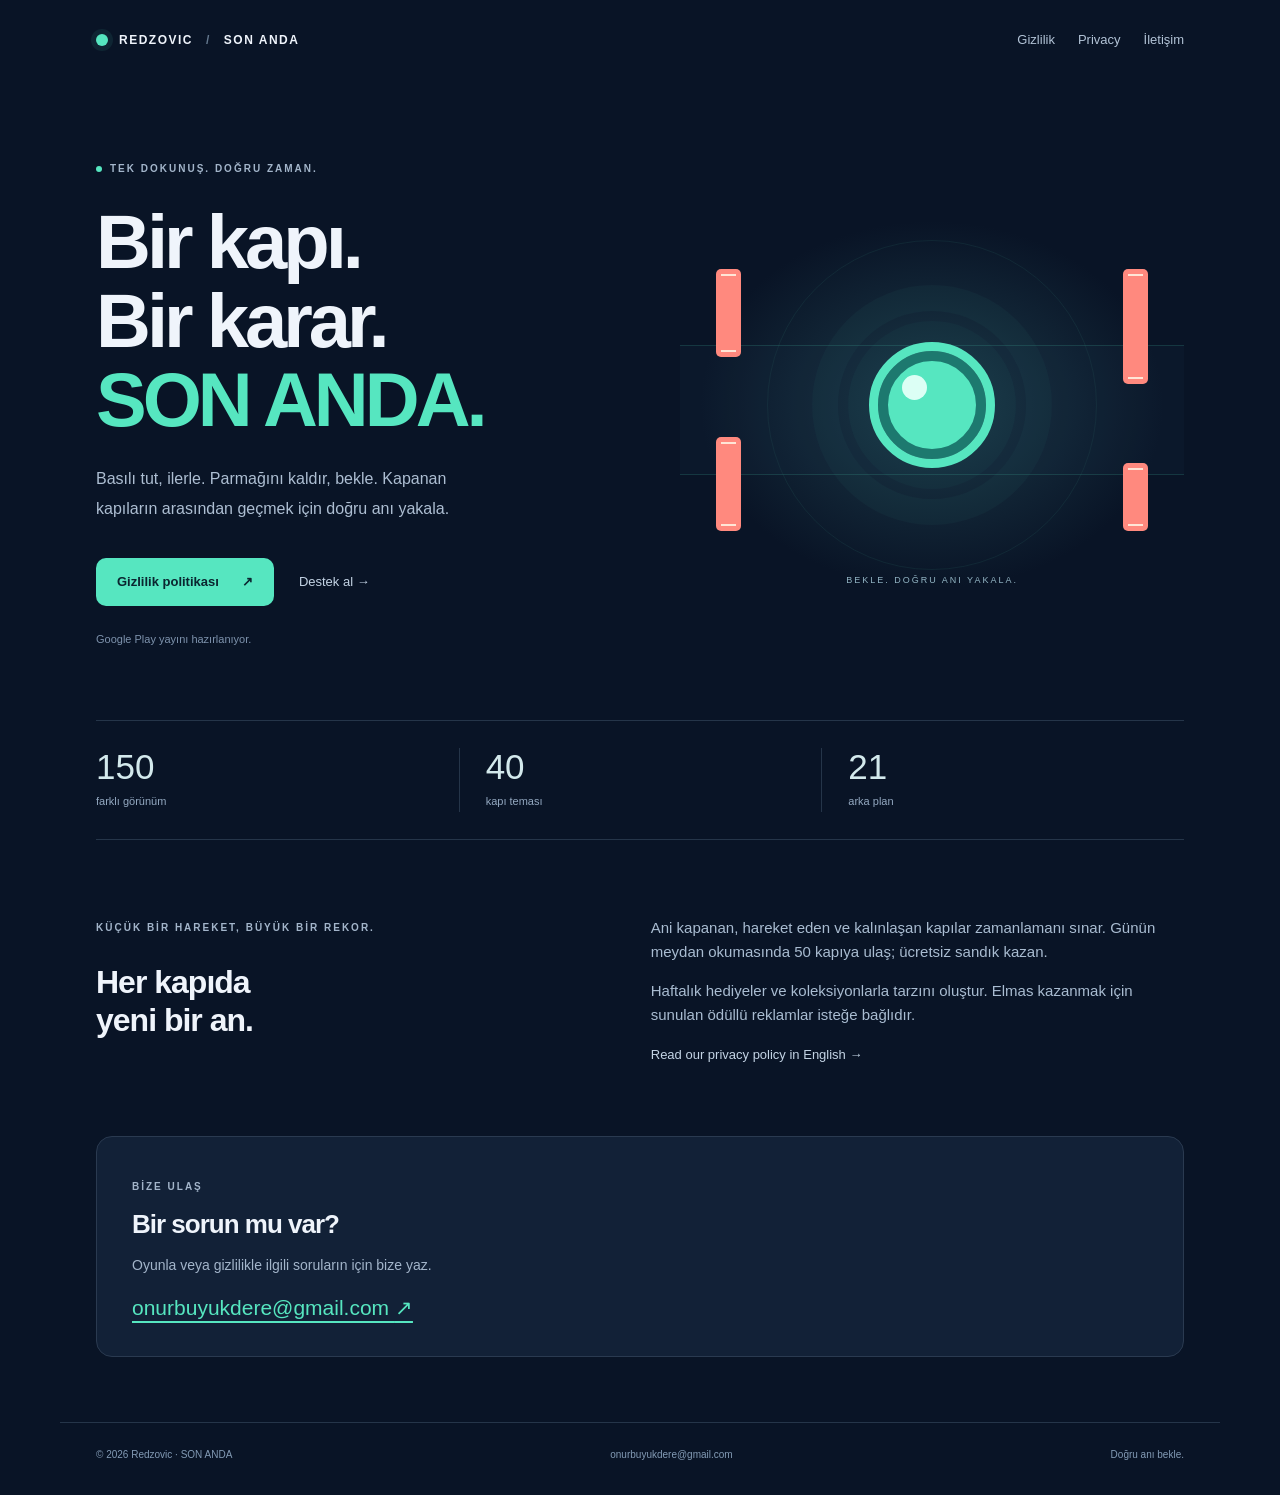
<file: index.html>
<!doctype html><html lang="tr"><head><meta charset="utf-8"><meta name="viewport" content="width=device-width,initial-scale=1"><meta name="description" content="SON ANDA oyun bilgileri, destek ve gizlilik politikası."><meta name="color-scheme" content="dark"><title>SON ANDA · Redzovic</title><link rel="stylesheet" href="style.css"></head><body><a class="skip" href="#content">İçeriğe geç</a><header><a class="brand" href="./"><span class="brand-dot" aria-hidden="true"></span>REDZOVIC<span class="divider">/</span>SON ANDA</a><nav aria-label="Gezinme"><a href="gizlilik.html" lang="tr">Gizlilik</a><a href="privacy.html" lang="en">Privacy</a><a href="mailto:onurbuyukdere@gmail.com">İletişim</a></nav></header><main id="content"><section class="hero"><div class="hero-copy"><p class="eyebrow"><span></span>TEK DOKUNUŞ. DOĞRU ZAMAN.</p><h1>Bir kapı.<br>Bir karar.<br><em>SON ANDA.</em></h1><p class="lead">Basılı tut, ilerle. Parmağını kaldır, bekle. Kapanan kapıların arasından geçmek için doğru anı yakala.</p><div class="actions"><a class="button" href="gizlilik.html">Gizlilik politikası <span aria-hidden="true">↗</span></a><a class="text-link" href="mailto:onurbuyukdere@gmail.com">Destek al <span aria-hidden="true">→</span></a></div><p class="status">Google Play yayını hazırlanıyor.</p></div><div class="art" role="img" aria-label="Açık kapıların arasında bekleyen neon top"><div class="orbit orbit-one"></div><div class="orbit orbit-two"></div><div class="lane"></div><div class="gate left top"></div><div class="gate left bottom"></div><div class="gate right top"></div><div class="gate right bottom"></div><div class="ball"><span></span></div><span class="art-caption">BEKLE. DOĞRU ANI YAKALA.</span></div></section><section class="facts" aria-label="Oyun özellikleri"><div><strong>150</strong><span>farklı görünüm</span></div><div><strong>40</strong><span>kapı teması</span></div><div><strong>21</strong><span>arka plan</span></div></section><section class="about"><div><p class="eyebrow">KÜÇÜK BİR HAREKET, BÜYÜK BİR REKOR.</p><h2>Her kapıda<br>yeni bir an.</h2></div><div class="about-text"><p>Ani kapanan, hareket eden ve kalınlaşan kapılar zamanlamanı sınar. Günün meydan okumasında 50 kapıya ulaş; ücretsiz sandık kazan.</p><p>Haftalık hediyeler ve koleksiyonlarla tarzını oluştur. Elmas kazanmak için sunulan ödüllü reklamlar isteğe bağlıdır.</p><a class="text-link" href="privacy.html" lang="en">Read our privacy policy in English →</a></div></section><section class="support"><p class="eyebrow">BİZE ULAŞ</p><h2>Bir sorun mu var?</h2><p>Oyunla veya gizlilikle ilgili soruların için bize yaz.</p><a href="mailto:onurbuyukdere@gmail.com">onurbuyukdere@gmail.com <span aria-hidden="true">↗</span></a></section></main><footer><span>© 2026 Redzovic · SON ANDA</span><a href="mailto:onurbuyukdere@gmail.com">onurbuyukdere@gmail.com</a><span>Doğru anı bekle.</span></footer></body></html>
</file>
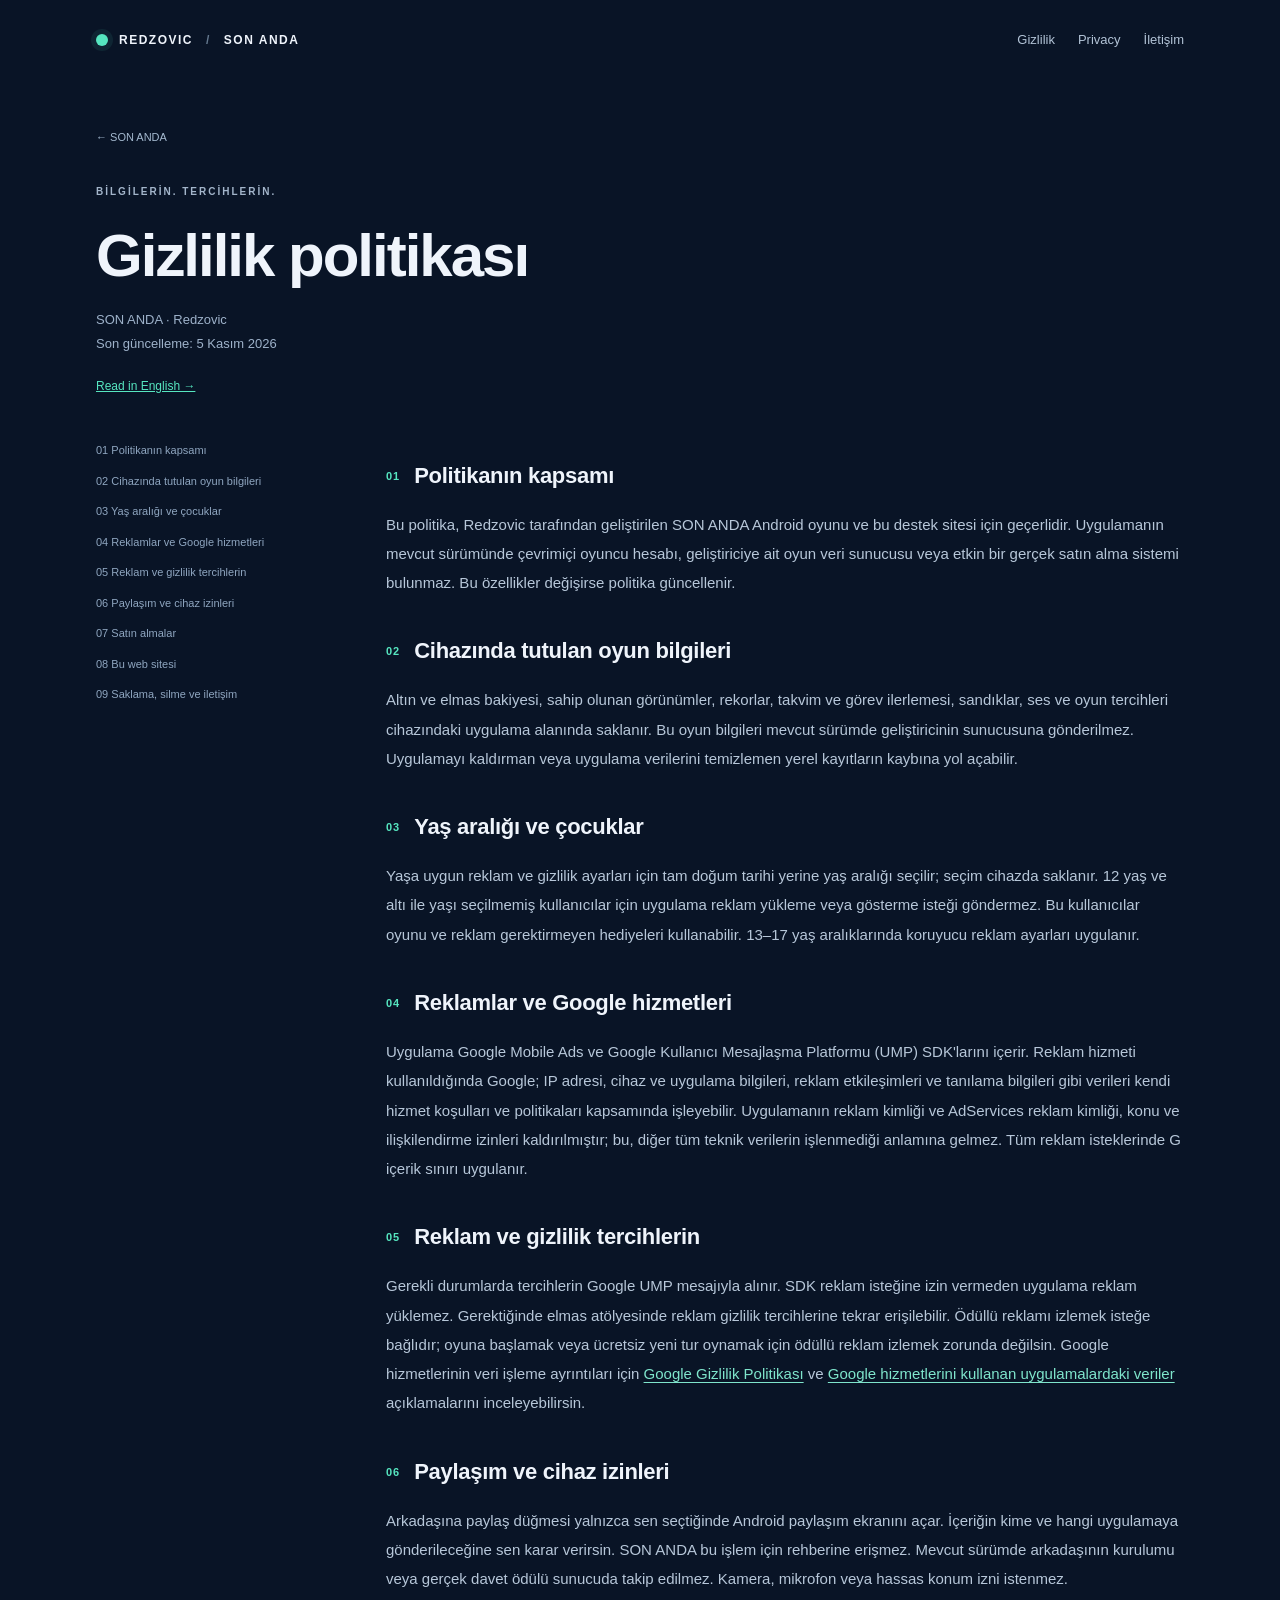
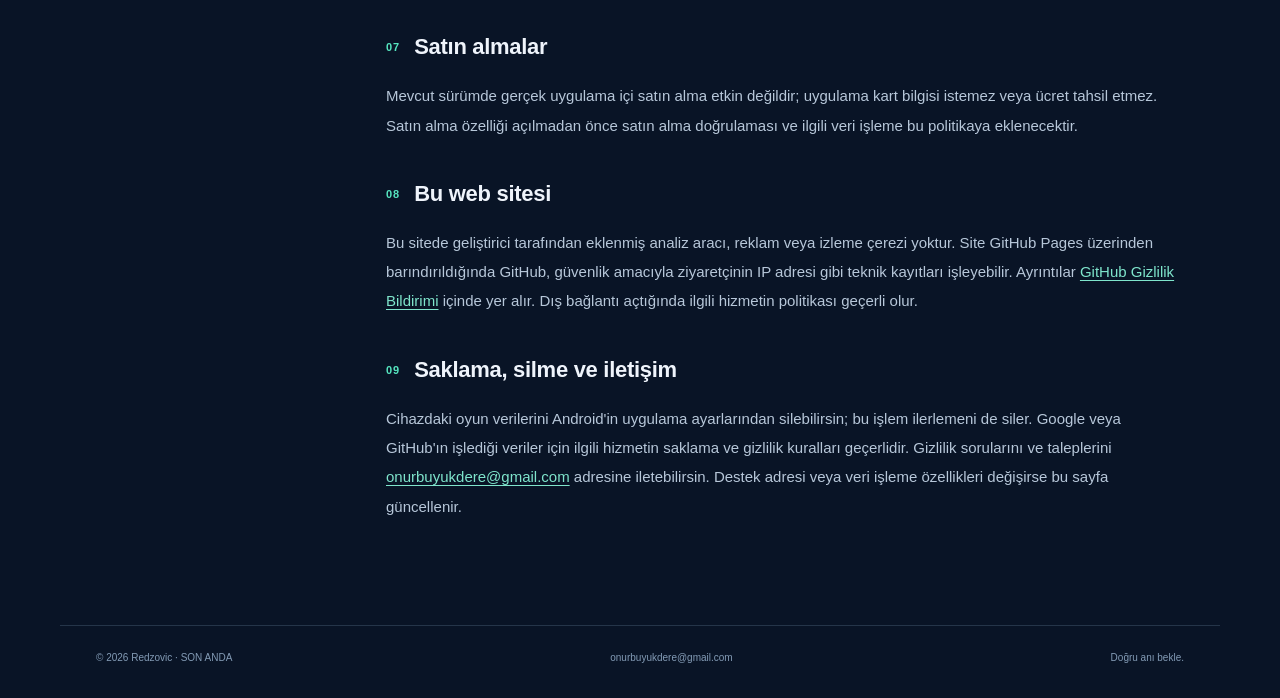
<file: gizlilik.html>
<!doctype html><html lang="tr"><head><meta charset="utf-8"><meta name="viewport" content="width=device-width,initial-scale=1"><meta name="description" content="SON ANDA oyununun gizlilik politikası, reklam tercihleri ve veri saklama bilgileri."><meta name="color-scheme" content="dark"><title>Gizlilik politikası · SON ANDA</title><link rel="stylesheet" href="style.css"></head><body><a class="skip" href="#content">İçeriğe geç</a><header><a class="brand" href="./"><span class="brand-dot" aria-hidden="true"></span>REDZOVIC<span class="divider">/</span>SON ANDA</a><nav aria-label="Gezinme"><a href="gizlilik.html" lang="tr">Gizlilik</a><a href="privacy.html" lang="en">Privacy</a><a href="mailto:onurbuyukdere@gmail.com">İletişim</a></nav></header><main id="content" class="policy"><a class="back" href="./">← SON ANDA</a><p class="eyebrow">BİLGİLERİN. TERCİHLERİN.</p><h1>Gizlilik politikası</h1><p class="policy-intro">SON ANDA · Redzovic<br>Son güncelleme: 5 Kasım 2026</p><div class="language"><a href="privacy.html" lang="en">Read in English →</a></div><div class="policy-layout"><aside><nav aria-label="İçindekiler"><a href="#section-0">01 Politikanın kapsamı</a><a href="#section-1">02 Cihazında tutulan oyun bilgileri</a><a href="#section-2">03 Yaş aralığı ve çocuklar</a><a href="#section-3">04 Reklamlar ve Google hizmetleri</a><a href="#section-4">05 Reklam ve gizlilik tercihlerin</a><a href="#section-5">06 Paylaşım ve cihaz izinleri</a><a href="#section-6">07 Satın almalar</a><a href="#section-7">08 Bu web sitesi</a><a href="#section-8">09 Saklama, silme ve iletişim</a></nav></aside><article><section id="section-0"><h2><span>01</span>Politikanın kapsamı</h2><p>Bu politika, Redzovic tarafından geliştirilen SON ANDA Android oyunu ve bu destek sitesi için geçerlidir. Uygulamanın mevcut sürümünde çevrimiçi oyuncu hesabı, geliştiriciye ait oyun veri sunucusu veya etkin bir gerçek satın alma sistemi bulunmaz. Bu özellikler değişirse politika güncellenir.</p></section><section id="section-1"><h2><span>02</span>Cihazında tutulan oyun bilgileri</h2><p>Altın ve elmas bakiyesi, sahip olunan görünümler, rekorlar, takvim ve görev ilerlemesi, sandıklar, ses ve oyun tercihleri cihazındaki uygulama alanında saklanır. Bu oyun bilgileri mevcut sürümde geliştiricinin sunucusuna gönderilmez. Uygulamayı kaldırman veya uygulama verilerini temizlemen yerel kayıtların kaybına yol açabilir.</p></section><section id="section-2"><h2><span>03</span>Yaş aralığı ve çocuklar</h2><p>Yaşa uygun reklam ve gizlilik ayarları için tam doğum tarihi yerine yaş aralığı seçilir; seçim cihazda saklanır. 12 yaş ve altı ile yaşı seçilmemiş kullanıcılar için uygulama reklam yükleme veya gösterme isteği göndermez. Bu kullanıcılar oyunu ve reklam gerektirmeyen hediyeleri kullanabilir. 13–17 yaş aralıklarında koruyucu reklam ayarları uygulanır.</p></section><section id="section-3"><h2><span>04</span>Reklamlar ve Google hizmetleri</h2><p>Uygulama Google Mobile Ads ve Google Kullanıcı Mesajlaşma Platformu (UMP) SDK'larını içerir. Reklam hizmeti kullanıldığında Google; IP adresi, cihaz ve uygulama bilgileri, reklam etkileşimleri ve tanılama bilgileri gibi verileri kendi hizmet koşulları ve politikaları kapsamında işleyebilir. Uygulamanın reklam kimliği ve AdServices reklam kimliği, konu ve ilişkilendirme izinleri kaldırılmıştır; bu, diğer tüm teknik verilerin işlenmediği anlamına gelmez. Tüm reklam isteklerinde G içerik sınırı uygulanır.</p></section><section id="section-4"><h2><span>05</span>Reklam ve gizlilik tercihlerin</h2><p>Gerekli durumlarda tercihlerin Google UMP mesajıyla alınır. SDK reklam isteğine izin vermeden uygulama reklam yüklemez. Gerektiğinde elmas atölyesinde reklam gizlilik tercihlerine tekrar erişilebilir. Ödüllü reklamı izlemek isteğe bağlıdır; oyuna başlamak veya ücretsiz yeni tur oynamak için ödüllü reklam izlemek zorunda değilsin. Google hizmetlerinin veri işleme ayrıntıları için <a href="https://policies.google.com/privacy">Google Gizlilik Politikası</a> ve <a href="https://policies.google.com/technologies/partner-sites">Google hizmetlerini kullanan uygulamalardaki veriler</a> açıklamalarını inceleyebilirsin.</p></section><section id="section-5"><h2><span>06</span>Paylaşım ve cihaz izinleri</h2><p>Arkadaşına paylaş düğmesi yalnızca sen seçtiğinde Android paylaşım ekranını açar. İçeriğin kime ve hangi uygulamaya gönderileceğine sen karar verirsin. SON ANDA bu işlem için rehberine erişmez. Mevcut sürümde arkadaşının kurulumu veya gerçek davet ödülü sunucuda takip edilmez. Kamera, mikrofon veya hassas konum izni istenmez.</p></section><section id="section-6"><h2><span>07</span>Satın almalar</h2><p>Mevcut sürümde gerçek uygulama içi satın alma etkin değildir; uygulama kart bilgisi istemez veya ücret tahsil etmez. Satın alma özelliği açılmadan önce satın alma doğrulaması ve ilgili veri işleme bu politikaya eklenecektir.</p></section><section id="section-7"><h2><span>08</span>Bu web sitesi</h2><p>Bu sitede geliştirici tarafından eklenmiş analiz aracı, reklam veya izleme çerezi yoktur. Site GitHub Pages üzerinden barındırıldığında GitHub, güvenlik amacıyla ziyaretçinin IP adresi gibi teknik kayıtları işleyebilir. Ayrıntılar <a href="https://docs.github.com/en/site-policy/privacy-policies/github-general-privacy-statement">GitHub Gizlilik Bildirimi</a> içinde yer alır. Dış bağlantı açtığında ilgili hizmetin politikası geçerli olur.</p></section><section id="section-8"><h2><span>09</span>Saklama, silme ve iletişim</h2><p>Cihazdaki oyun verilerini Android'in uygulama ayarlarından silebilirsin; bu işlem ilerlemeni de siler. Google veya GitHub'ın işlediği veriler için ilgili hizmetin saklama ve gizlilik kuralları geçerlidir. Gizlilik sorularını ve taleplerini <a href="mailto:onurbuyukdere@gmail.com">onurbuyukdere@gmail.com</a> adresine iletebilirsin. Destek adresi veya veri işleme özellikleri değişirse bu sayfa güncellenir.</p></section></article></div></main><footer><span>© 2026 Redzovic · SON ANDA</span><a href="mailto:onurbuyukdere@gmail.com">onurbuyukdere@gmail.com</a><span>Doğru anı bekle.</span></footer></body></html>
</file>
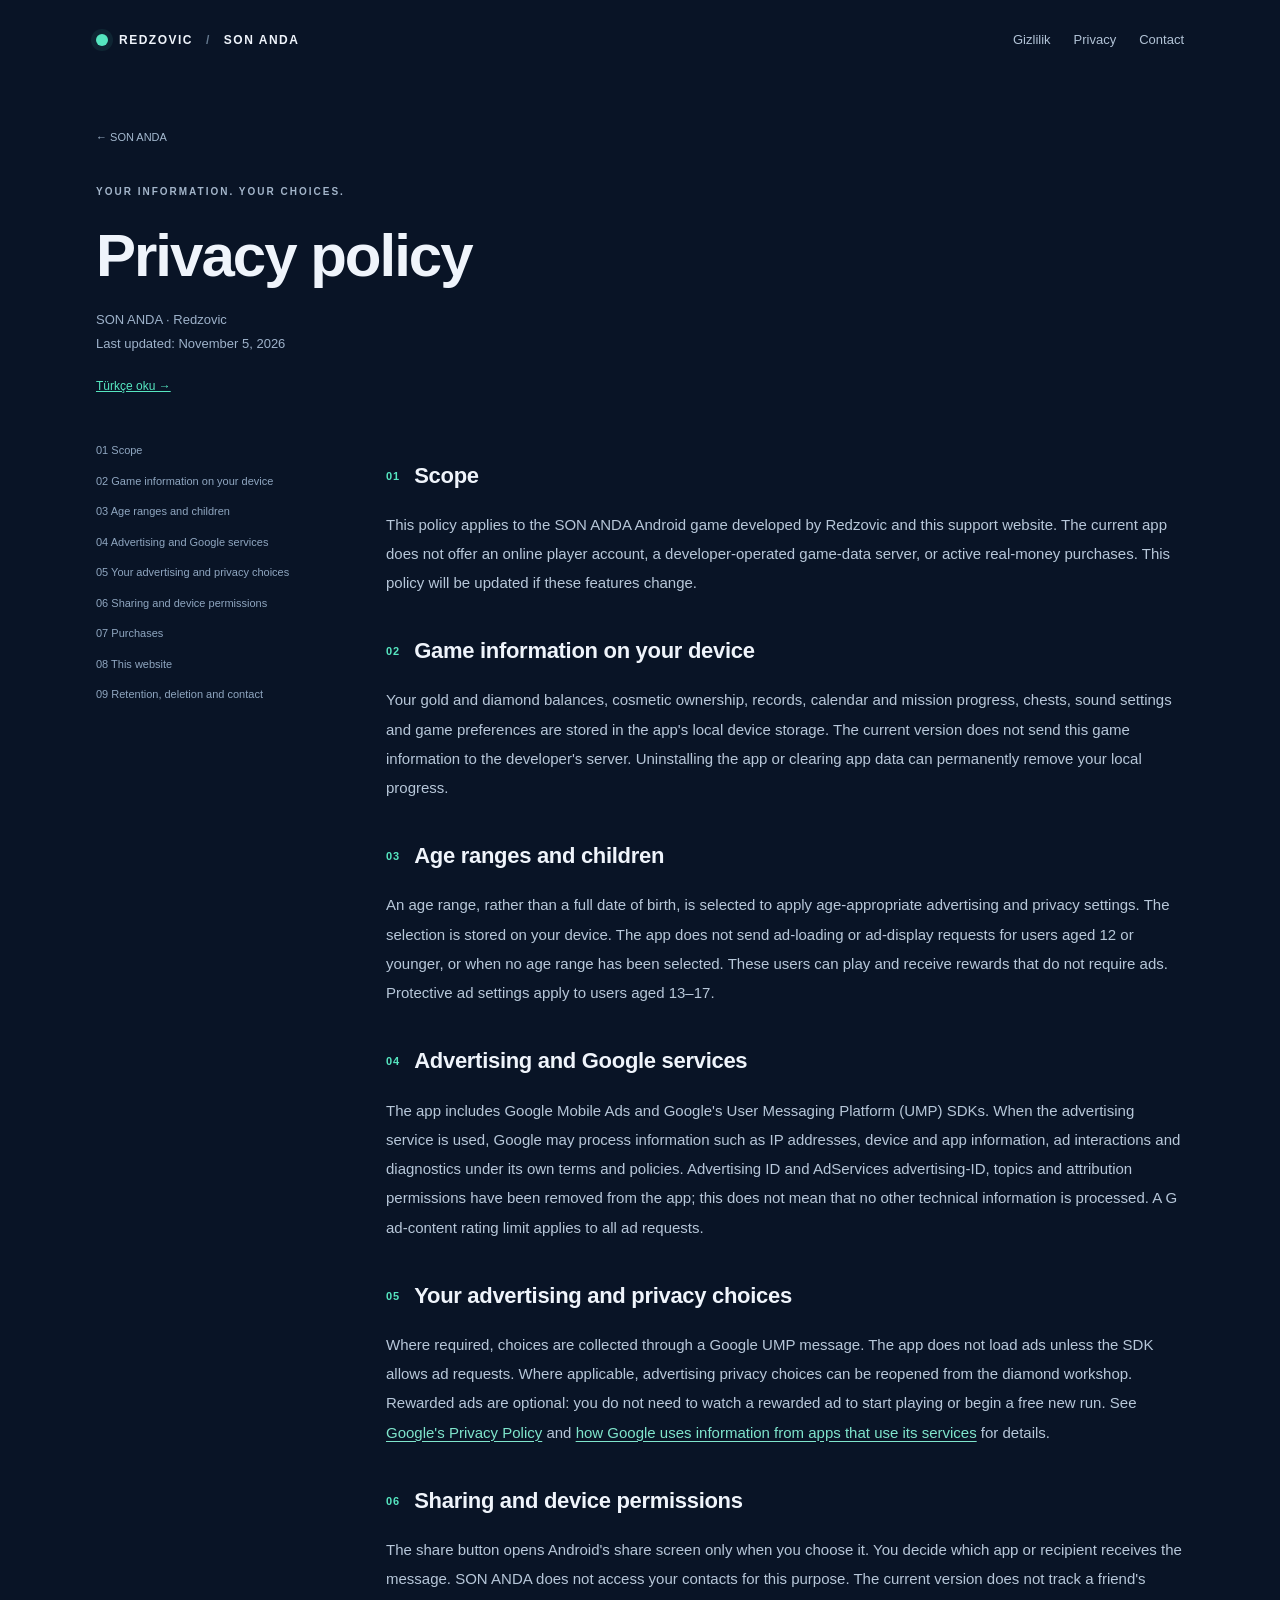
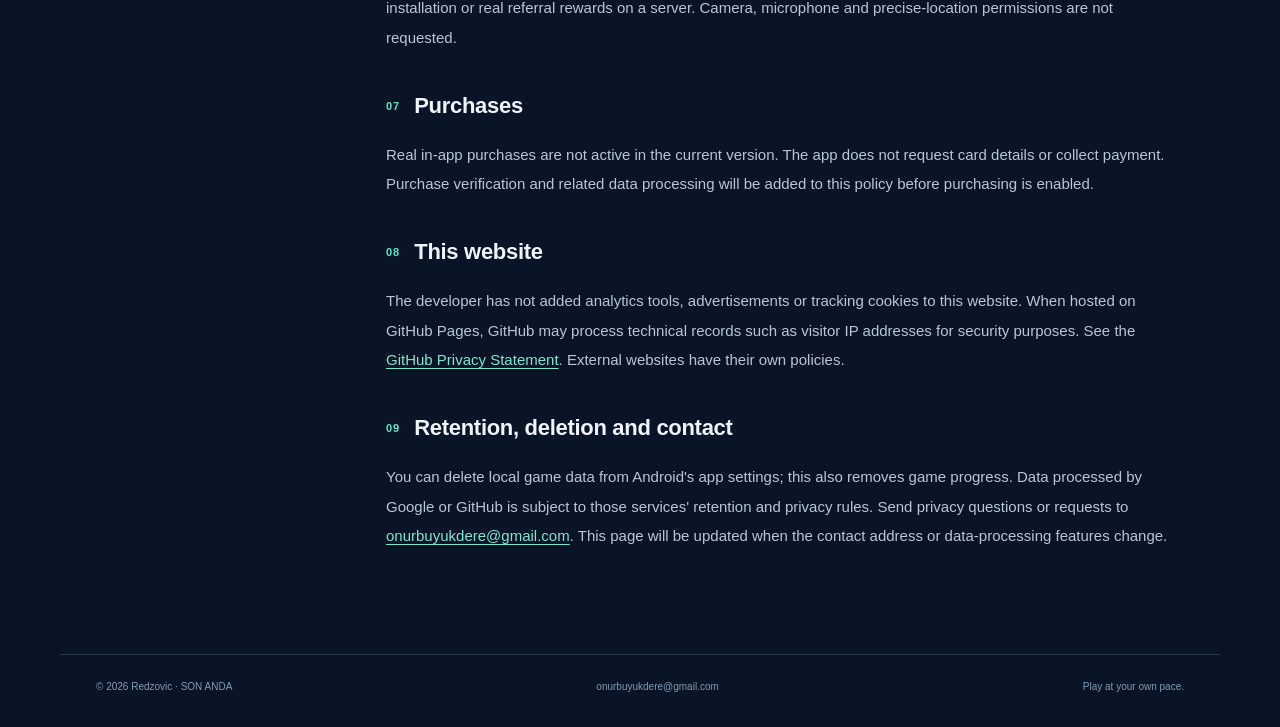
<file: privacy.html>
<!doctype html><html lang="en"><head><meta charset="utf-8"><meta name="viewport" content="width=device-width,initial-scale=1"><meta name="description" content="Privacy, advertising choices and local data storage in the SON ANDA game."><meta name="color-scheme" content="dark"><title>Privacy policy · SON ANDA</title><link rel="stylesheet" href="style.css"></head><body><a class="skip" href="#content">Skip to content</a><header><a class="brand" href="./"><span class="brand-dot" aria-hidden="true"></span>REDZOVIC<span class="divider">/</span>SON ANDA</a><nav aria-label="Navigation"><a href="gizlilik.html" lang="tr">Gizlilik</a><a href="privacy.html" lang="en">Privacy</a><a href="mailto:onurbuyukdere@gmail.com">Contact</a></nav></header><main id="content" class="policy"><a class="back" href="./">← SON ANDA</a><p class="eyebrow">YOUR INFORMATION. YOUR CHOICES.</p><h1>Privacy policy</h1><p class="policy-intro">SON ANDA · Redzovic<br>Last updated: November 5, 2026</p><div class="language"><a href="gizlilik.html" lang="tr">Türkçe oku →</a></div><div class="policy-layout"><aside><nav aria-label="Contents"><a href="#section-0">01 Scope</a><a href="#section-1">02 Game information on your device</a><a href="#section-2">03 Age ranges and children</a><a href="#section-3">04 Advertising and Google services</a><a href="#section-4">05 Your advertising and privacy choices</a><a href="#section-5">06 Sharing and device permissions</a><a href="#section-6">07 Purchases</a><a href="#section-7">08 This website</a><a href="#section-8">09 Retention, deletion and contact</a></nav></aside><article><section id="section-0"><h2><span>01</span>Scope</h2><p>This policy applies to the SON ANDA Android game developed by Redzovic and this support website. The current app does not offer an online player account, a developer-operated game-data server, or active real-money purchases. This policy will be updated if these features change.</p></section><section id="section-1"><h2><span>02</span>Game information on your device</h2><p>Your gold and diamond balances, cosmetic ownership, records, calendar and mission progress, chests, sound settings and game preferences are stored in the app's local device storage. The current version does not send this game information to the developer's server. Uninstalling the app or clearing app data can permanently remove your local progress.</p></section><section id="section-2"><h2><span>03</span>Age ranges and children</h2><p>An age range, rather than a full date of birth, is selected to apply age-appropriate advertising and privacy settings. The selection is stored on your device. The app does not send ad-loading or ad-display requests for users aged 12 or younger, or when no age range has been selected. These users can play and receive rewards that do not require ads. Protective ad settings apply to users aged 13–17.</p></section><section id="section-3"><h2><span>04</span>Advertising and Google services</h2><p>The app includes Google Mobile Ads and Google's User Messaging Platform (UMP) SDKs. When the advertising service is used, Google may process information such as IP addresses, device and app information, ad interactions and diagnostics under its own terms and policies. Advertising ID and AdServices advertising-ID, topics and attribution permissions have been removed from the app; this does not mean that no other technical information is processed. A G ad-content rating limit applies to all ad requests.</p></section><section id="section-4"><h2><span>05</span>Your advertising and privacy choices</h2><p>Where required, choices are collected through a Google UMP message. The app does not load ads unless the SDK allows ad requests. Where applicable, advertising privacy choices can be reopened from the diamond workshop. Rewarded ads are optional: you do not need to watch a rewarded ad to start playing or begin a free new run. See <a href="https://policies.google.com/privacy">Google's Privacy Policy</a> and <a href="https://policies.google.com/technologies/partner-sites">how Google uses information from apps that use its services</a> for details.</p></section><section id="section-5"><h2><span>06</span>Sharing and device permissions</h2><p>The share button opens Android's share screen only when you choose it. You decide which app or recipient receives the message. SON ANDA does not access your contacts for this purpose. The current version does not track a friend's installation or real referral rewards on a server. Camera, microphone and precise-location permissions are not requested.</p></section><section id="section-6"><h2><span>07</span>Purchases</h2><p>Real in-app purchases are not active in the current version. The app does not request card details or collect payment. Purchase verification and related data processing will be added to this policy before purchasing is enabled.</p></section><section id="section-7"><h2><span>08</span>This website</h2><p>The developer has not added analytics tools, advertisements or tracking cookies to this website. When hosted on GitHub Pages, GitHub may process technical records such as visitor IP addresses for security purposes. See the <a href="https://docs.github.com/en/site-policy/privacy-policies/github-general-privacy-statement">GitHub Privacy Statement</a>. External websites have their own policies.</p></section><section id="section-8"><h2><span>09</span>Retention, deletion and contact</h2><p>You can delete local game data from Android's app settings; this also removes game progress. Data processed by Google or GitHub is subject to those services' retention and privacy rules. Send privacy questions or requests to <a href="mailto:onurbuyukdere@gmail.com">onurbuyukdere@gmail.com</a>. This page will be updated when the contact address or data-processing features change.</p></section></article></div></main><footer><span>© 2026 Redzovic · SON ANDA</span><a href="mailto:onurbuyukdere@gmail.com">onurbuyukdere@gmail.com</a><span>Play at your own pace.</span></footer></body></html>
</file>
<file: style.css>
*{box-sizing:border-box}html{scroll-behavior:smooth;scroll-padding-top:28px}body{margin:0;background:#091426;color:#eff4fb;font-family:Arial,Helvetica,sans-serif;line-height:1.6}a{color:inherit}a:focus-visible{outline:3px solid #ffc77f;outline-offset:6px}header,main,footer{max-width:1160px;margin:auto}header{padding:30px 36px;display:flex;justify-content:space-between;align-items:center;gap:24px}.brand{text-decoration:none;font-size:12px;font-weight:800;letter-spacing:1.5px;display:flex;align-items:center;gap:11px}.brand-dot{width:12px;height:12px;background:#56e6c0;border-radius:50%;box-shadow:0 0 0 5px #56e6c015}.divider{color:#64788e;margin:0 2px}header nav{display:flex;gap:23px;font-size:13px;color:#b2c3d6}header nav a{text-decoration:none}header nav a:hover,.text-link:hover{color:#56e6c0}.skip{position:absolute;top:-80px;padding:12px;background:#56e6c0;color:#091426;z-index:4}.skip:focus{top:0}.hero{display:grid;grid-template-columns:1.1fr 1fr;align-items:center;padding:70px 36px 60px;gap:30px}.eyebrow{color:#a3b5ca;font-size:10px;letter-spacing:2px;font-weight:700}.eyebrow>span{display:inline-block;width:6px;height:6px;background:#56e6c0;border-radius:50%;margin-right:8px}h1{font-size:clamp(45px,6.2vw,76px);letter-spacing:-4px;line-height:1.04;margin:25px 0;font-weight:800}h1 em{font-style:normal;color:#56e6c0}.lead{font-size:16px;max-width:390px;color:#adbed2;line-height:1.9}.actions{display:flex;align-items:center;gap:25px;margin-top:33px}.button{display:inline-flex;justify-content:space-between;align-items:center;gap:23px;background:#56e6c0;border-radius:10px;padding:14px 21px;text-decoration:none;color:#0b2630;font-weight:700;font-size:13px}.button:hover{background:#8befd4}.text-link{font-size:13px;text-decoration:none;color:#c4d4e5}.status{margin-top:25px;font-size:11px;color:#7e93ad}.art{position:relative;height:400px;overflow:hidden;background:radial-gradient(ellipse at center,#1c3a49 0,transparent 65%)}.lane{position:absolute;inset:140px 0 130px;background:#162f442e;border-block:1px solid #56e6c025}.orbit{position:absolute;border:1px solid #56e6c011;border-radius:50%;left:50%;top:50%;transform:translate(-50%,-50%)}.orbit-one{width:330px;height:330px}.orbit-two{width:240px;height:240px;border:26px solid #56e6c009}.ball{position:absolute;width:108px;height:108px;background:#56e6c0;border:10px solid #1d796f;outline:9px solid #56e6c0;border-radius:50%;top:146px;left:calc(50% - 54px);box-shadow:0 0 0 30px #56e6c007}.ball span{position:absolute;width:25px;height:25px;border-radius:50%;background:#dcfff5;top:14px;left:14px}.gate{position:absolute;width:25px;background:#ff897e;border-radius:5px}.gate:before,.gate:after{content:'';position:absolute;left:5px;right:5px;height:2px;background:#ffe5d6}.gate:before{top:5px}.gate:after{bottom:5px}.left{left:36px}.right{right:36px}.top{top:64px;height:88px}.bottom{bottom:74px;height:94px}.right.top{height:115px}.right.bottom{height:68px}.art-caption{position:absolute;bottom:18px;left:0;right:0;text-align:center;font-size:9px;letter-spacing:2px;color:#93b5c4}.facts{display:grid;grid-template-columns:repeat(3,1fr);margin:0 36px;padding:27px 0;border-block:1px solid #253549}.facts>div{padding-left:26px;border-left:1px solid #253549}.facts>div:first-child{border-left:0;padding-left:0}.facts strong{font-size:35px;line-height:1.1;font-weight:400;display:block;color:#d3e9ec}.facts span{font-size:11px;color:#94a9c1}.about{display:grid;grid-template-columns:1fr 1.1fr;gap:70px;padding:70px 36px}h2{font-size:32px;line-height:1.2;letter-spacing:-1px}.about-text{padding-top:6px;color:#a9bcd1;font-size:15px}.about-text p:first-child{margin-top:0}.support{margin:0 36px 65px;padding:32px 35px;border:1px solid #2a3a50;border-radius:16px;background:#122137}.support h2{font-size:26px;margin:14px 0}.support p:not(.eyebrow){color:#a3b5ca;font-size:14px}.support>a{font-size:clamp(14px,2vw,21px);color:#56e6c0;text-underline-offset:6px;overflow-wrap:anywhere}footer{padding:24px 36px 32px;border-top:1px solid #253549;display:flex;justify-content:space-between;gap:16px;font-size:10px;color:#839bb5;flex-wrap:wrap}footer a{text-decoration:none}.policy{padding:42px 36px 65px}.back{display:inline-block;font-size:11px;text-decoration:none;color:#a5bad0;margin-bottom:28px}.policy h1{font-size:clamp(38px,5vw,60px);letter-spacing:-2px;margin-bottom:20px}.policy-intro{font-size:13px;color:#9eb2ca;line-height:1.9}.language{margin:20px 0 46px;font-size:12px;color:#56e6c0}.policy-layout{display:grid;grid-template-columns:230px minmax(0,1fr);gap:60px}.policy aside{position:sticky;top:30px;align-self:start}.policy aside nav{display:flex;flex-direction:column;gap:14px}.policy aside a{font-size:11px;color:#8fa6c0;text-decoration:none;line-height:1.5}.policy aside a:hover{color:#56e6c0}.policy article section{margin-bottom:39px}.policy article h2{font-size:22px;letter-spacing:-.3px;display:flex;gap:14px;line-height:1.4}.policy article h2 span{color:#56e6c0;font-size:11px;line-height:30px;letter-spacing:1px}.policy article p{color:#b7c7d9;font-size:15px;line-height:1.95}.policy article a{color:#7fe5cc;text-underline-offset:3px;overflow-wrap:anywhere}@media(max-width:720px){header{padding:23px 22px;align-items:flex-start;flex-direction:column;gap:18px}header nav{gap:24px;font-size:12px}.hero{padding:35px 22px 38px;grid-template-columns:1fr;gap:15px}h1{font-size:58px;letter-spacing:-3px}.art{height:310px}.art .ball{top:109px;width:92px;height:92px;left:calc(50% - 46px)}.top{top:32px}.bottom{bottom:40px}.lane{inset:110px 0 98px}.orbit-one{width:275px;height:275px}.orbit-two{width:200px;height:200px}.art-caption{bottom:5px}.facts{margin-inline:22px}.facts>div{padding-left:18px}.facts strong{font-size:30px}.facts span{font-size:10px}.about{padding:48px 22px;grid-template-columns:1fr;gap:16px}.about h2{margin:18px 0}.support{margin:0 22px 40px;padding:24px}footer{padding:22px;flex-direction:column;gap:10px}.policy{padding:28px 22px 35px}.policy-layout{display:block}.policy aside{position:static;margin-bottom:38px;border-block:1px solid #253549;padding:20px 0}.policy aside nav{display:grid;grid-template-columns:1fr 1fr;gap:14px}.policy article h2{font-size:20px}.policy article p{font-size:14px}}@media(prefers-reduced-motion:reduce){html{scroll-behavior:auto}}
</file>
